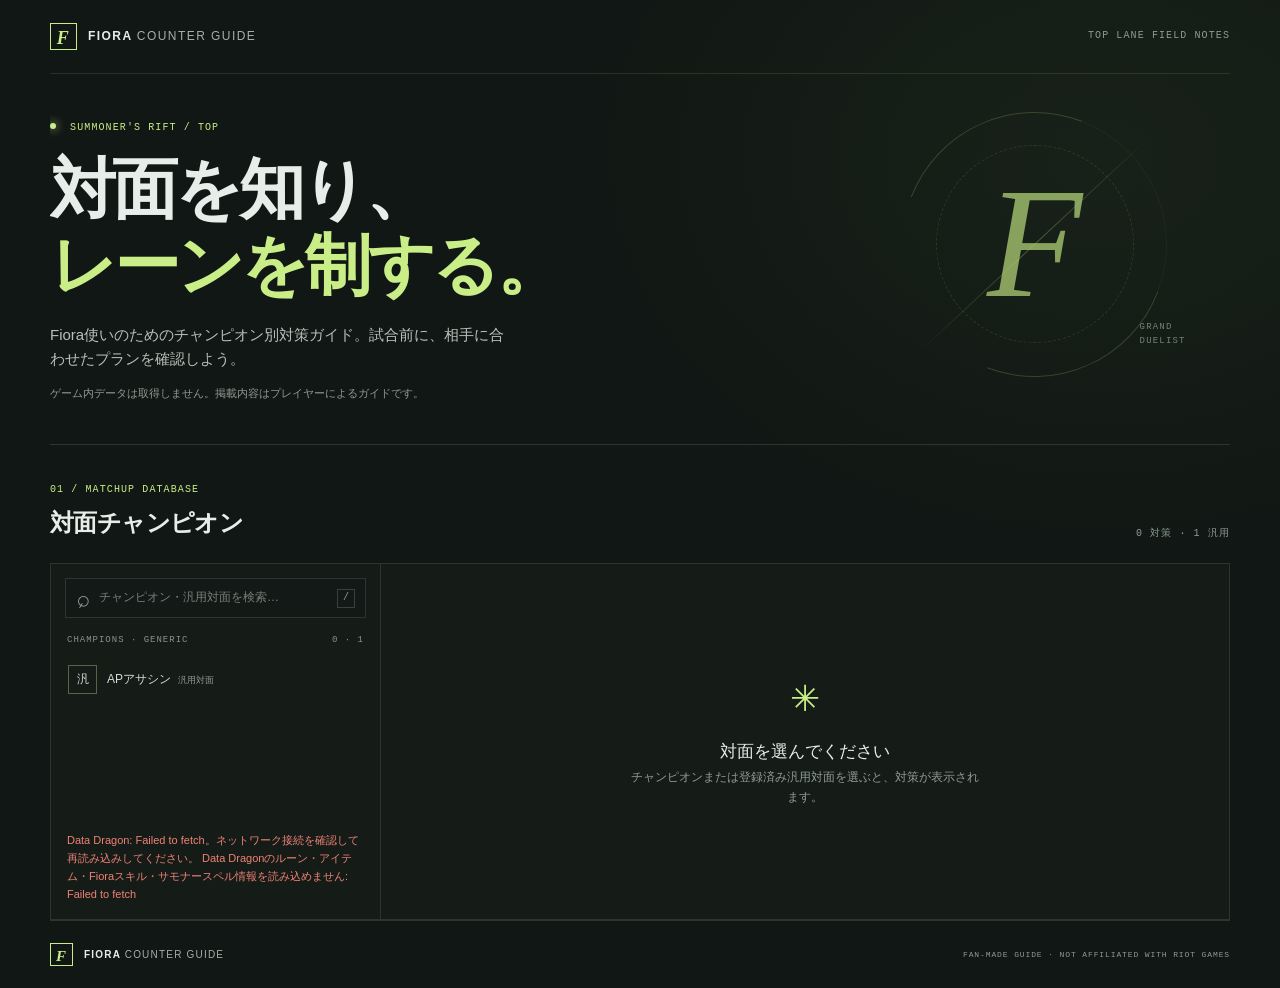
<file: index.html>
<!doctype html>
<html lang="ja">
  <head>
    <meta charset="utf-8">
    <meta name="viewport" content="width=device-width, initial-scale=1">
    <meta name="theme-color" content="#111714">
    <meta name="description" content="Fiora使いのための、対面別レーン対策ガイド。">
    <title>Fiora Counter Guide</title>
    <link rel="preconnect" href="https://ddragon.leagueoflegends.com">
    <link rel="stylesheet" href="./styles.css">
    <script src="./data/guide-data.js"></script>
    <script src="./app.js" defer></script>
  </head>
  <body>
    <header class="topbar">
      <a class="brand" href="./" aria-label="Fiora Counter Guide ホーム">
        <span class="brand-mark" aria-hidden="true">F</span>
        <span>FIORA <span class="brand-light">COUNTER GUIDE</span></span>
      </a>
      <span class="topbar-note">TOP LANE FIELD NOTES</span>
    </header>

    <main>
      <section class="hero">
        <div class="hero-copy">
          <p class="eyebrow"><span class="live-dot"></span> SUMMONER'S RIFT / TOP</p>
          <h1>対面を知り、<br><span>レーンを制する。</span></h1>
          <p class="hero-description">Fiora使いのためのチャンピオン別対策ガイド。試合前に、相手に合わせたプランを確認しよう。</p>
          <p class="disclaimer">ゲーム内データは取得しません。掲載内容はプレイヤーによるガイドです。</p>
        </div>
        <div class="hero-art" aria-hidden="true">
          <div class="art-ring art-ring-outer"></div>
          <div class="art-ring art-ring-inner"></div>
          <div class="art-cross"></div>
          <span class="art-f">F</span>
          <span class="art-caption">GRAND<br>DUELIST</span>
        </div>
      </section>

      <section class="matchup-section" aria-labelledby="matchup-heading">
        <div class="section-heading">
          <div>
            <p class="eyebrow">01 / MATCHUP DATABASE</p>
            <h2 id="matchup-heading">対面チャンピオン</h2>
          </div>
          <span id="champion-count" class="count-label">読み込み中…</span>
        </div>

        <div id="follow-bar" class="follow-bar" hidden></div>

        <div class="matchup-layout">
          <aside class="champion-picker">
            <label class="search-box">
              <span class="sr-only">チャンピオン・汎用対面を検索</span>
              <span class="search-icon" aria-hidden="true">⌕</span>
              <input id="champion-search" type="search" placeholder="チャンピオン・汎用対面を検索…" autocomplete="off">
              <kbd>/</kbd>
            </label>
            <div class="picker-toolbar">
              <span>CHAMPIONS · GENERIC</span>
              <span id="picker-result-count"></span>
            </div>
            <div id="champion-list" class="champion-list" role="listbox" aria-label="対面チャンピオン・汎用対面一覧">
              <p class="loading-message">チャンピオン情報を取得しています…</p>
            </div>
            <p id="load-error" class="load-error" role="status" hidden></p>
          </aside>

          <div id="matchup-detail" class="matchup-detail" aria-live="polite">
            <div class="empty-state">
              <span class="empty-sigil" aria-hidden="true">✳</span>
              <h3>対面を選んでください</h3>
              <p>チャンピオンまたは登録済み汎用対面を選ぶと、対策が表示されます。</p>
            </div>
          </div>
        </div>
      </section>
    </main>

    <footer class="footer">
      <a class="brand footer-brand" href="./">
        <span class="brand-mark" aria-hidden="true">F</span>
        <span>FIORA <span class="brand-light">COUNTER GUIDE</span></span>
      </a>
      <span>FAN-MADE GUIDE · NOT AFFILIATED WITH RIOT GAMES</span>
    </footer>
  </body>
</html>
</file>
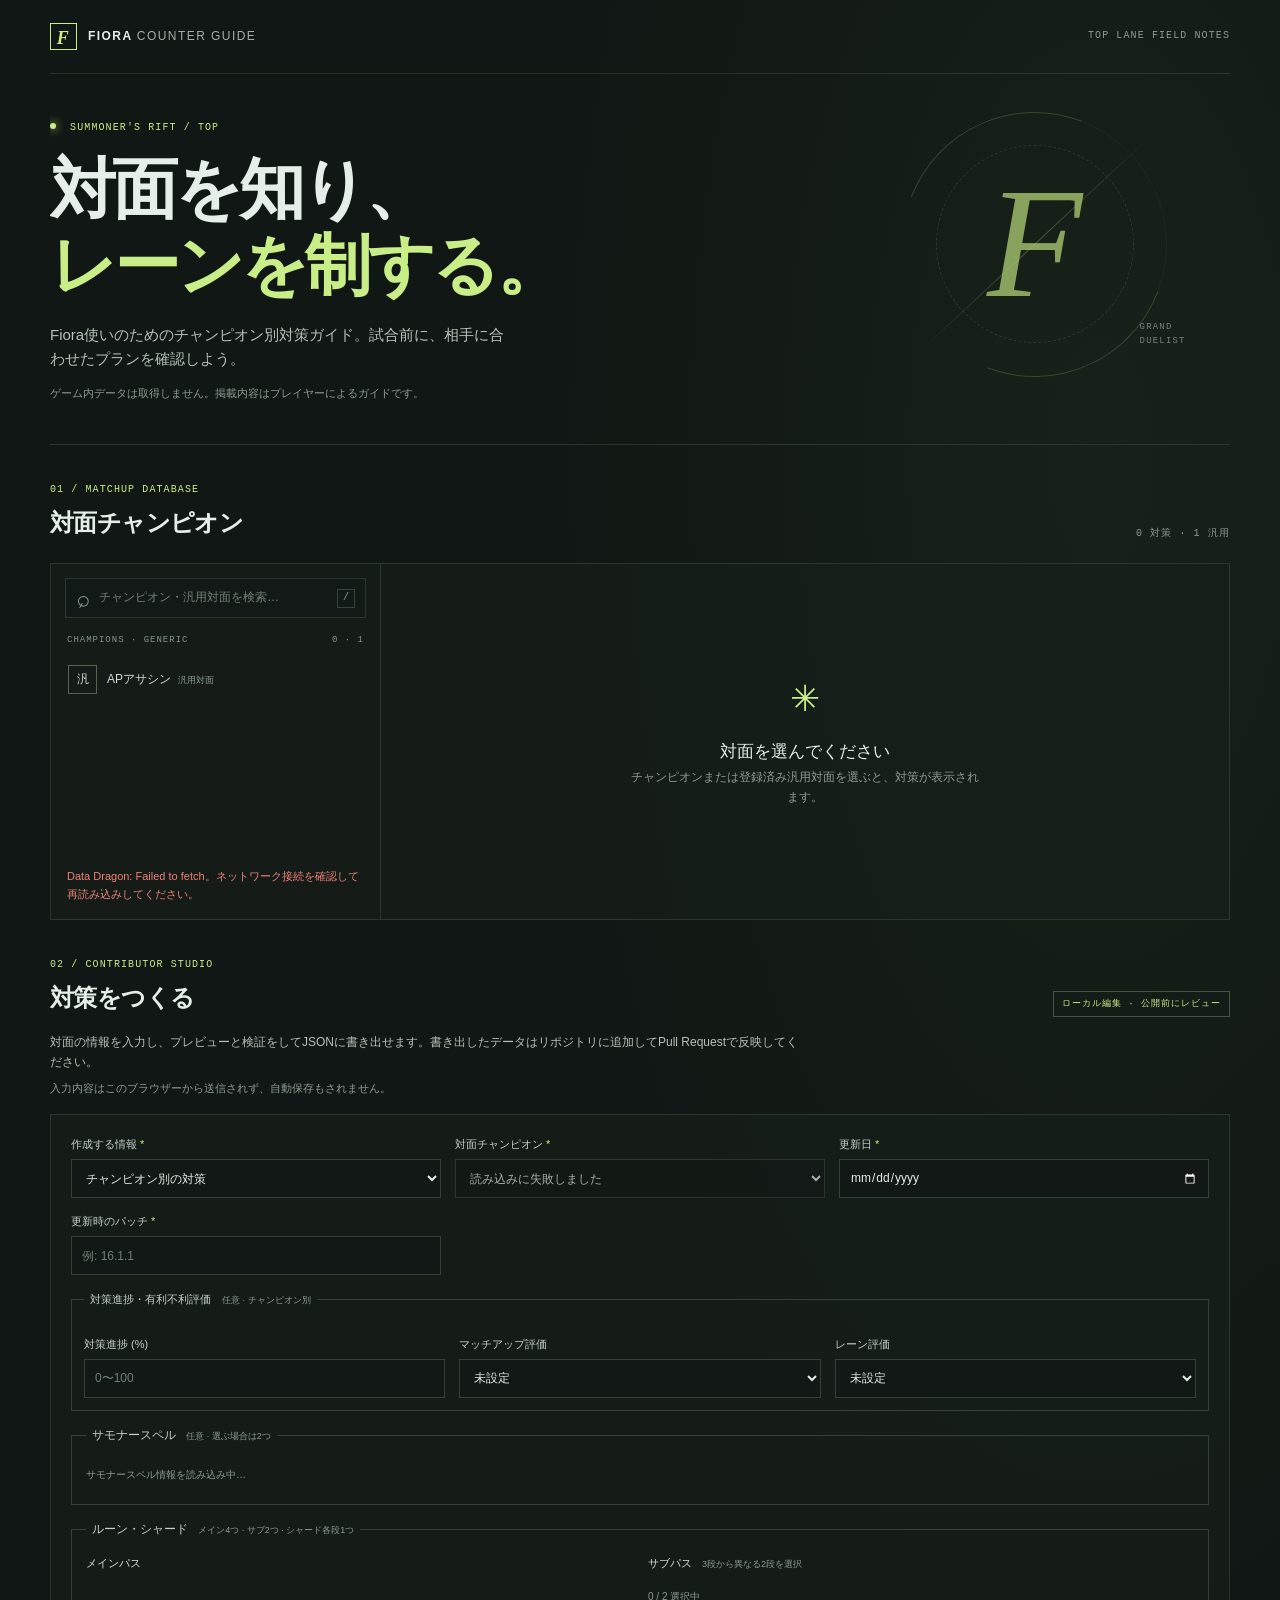
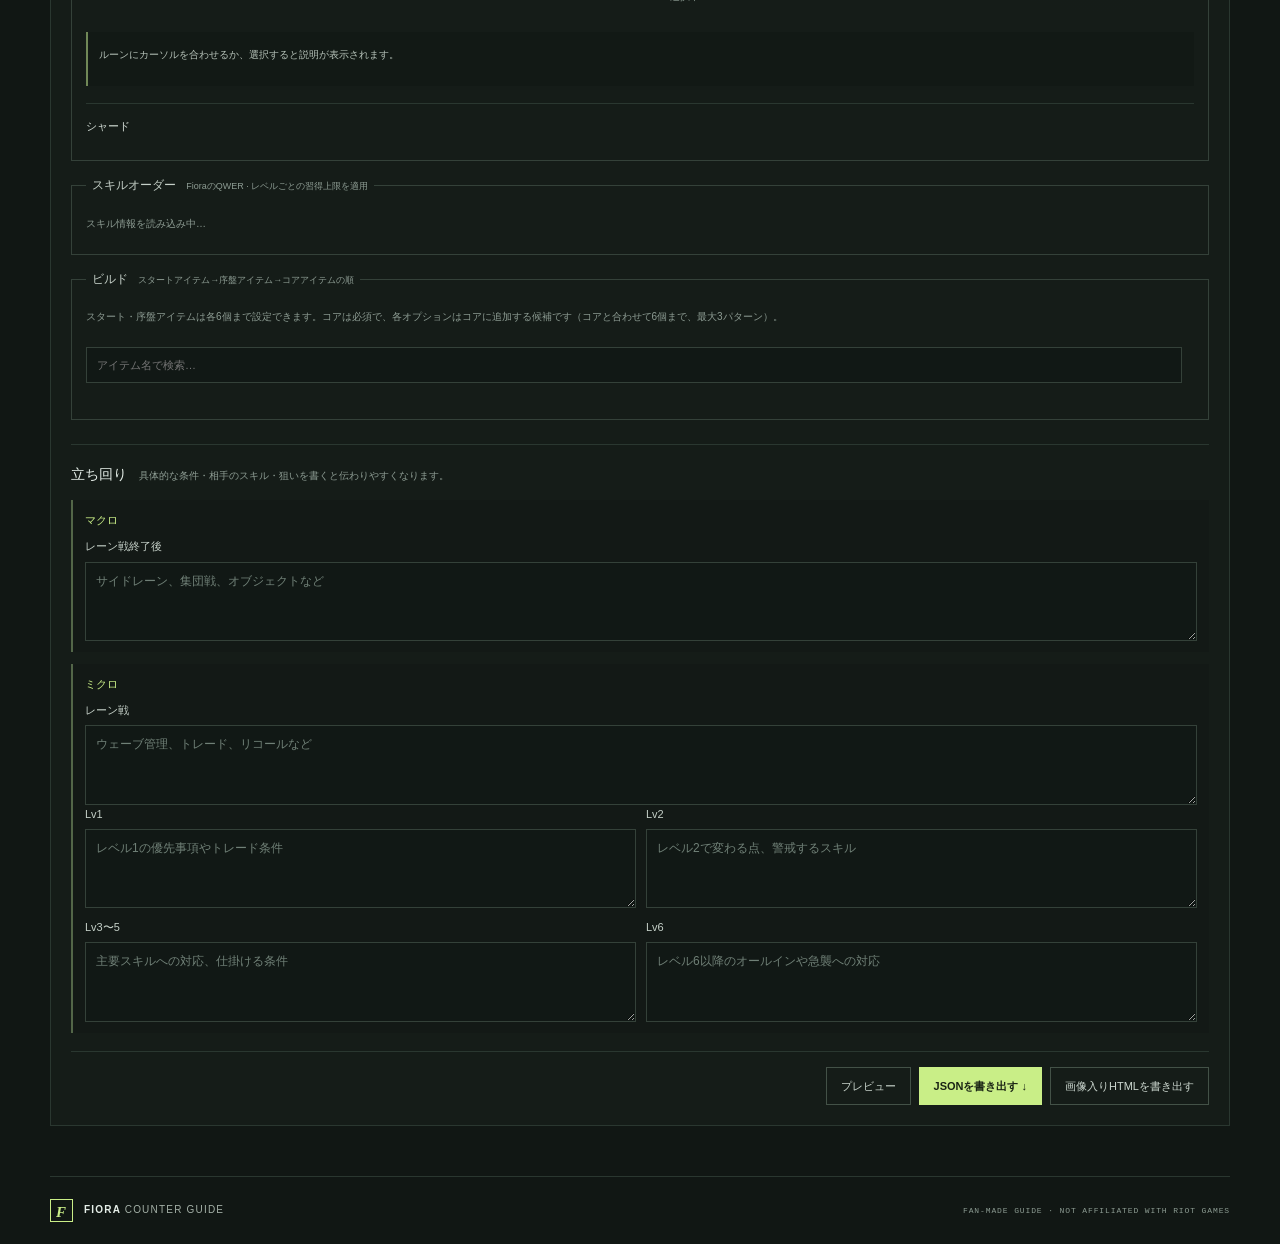
<file: editor.html>
<!doctype html>
<html lang="ja">
  <head>
    <meta charset="utf-8">
    <meta name="viewport" content="width=device-width, initial-scale=1">
    <meta name="theme-color" content="#111714">
    <meta name="description" content="Fiora使いのための、対面別レーン対策ガイド。">
    <title>Fiora Counter Guide · Local Editor</title>
    <link rel="preconnect" href="https://ddragon.leagueoflegends.com">
    <link rel="stylesheet" href="./styles.css">
    <script src="./data/guide-data.js"></script>
    <script src="./app.js" defer></script>
  </head>
  <body>
    <header class="topbar">
      <a class="brand" href="./" aria-label="Fiora Counter Guide ホーム">
        <span class="brand-mark" aria-hidden="true">F</span>
        <span>FIORA <span class="brand-light">COUNTER GUIDE</span></span>
      </a>
      <span class="topbar-note">TOP LANE FIELD NOTES</span>
    </header>

    <main>
      <section class="hero">
        <div class="hero-copy">
          <p class="eyebrow"><span class="live-dot"></span> SUMMONER'S RIFT / TOP</p>
          <h1>対面を知り、<br><span>レーンを制する。</span></h1>
          <p class="hero-description">Fiora使いのためのチャンピオン別対策ガイド。試合前に、相手に合わせたプランを確認しよう。</p>
          <p class="disclaimer">ゲーム内データは取得しません。掲載内容はプレイヤーによるガイドです。</p>
        </div>
        <div class="hero-art" aria-hidden="true">
          <div class="art-ring art-ring-outer"></div>
          <div class="art-ring art-ring-inner"></div>
          <div class="art-cross"></div>
          <span class="art-f">F</span>
          <span class="art-caption">GRAND<br>DUELIST</span>
        </div>
      </section>

      <section class="matchup-section" aria-labelledby="matchup-heading">
        <div class="section-heading">
          <div>
            <p class="eyebrow">01 / MATCHUP DATABASE</p>
            <h2 id="matchup-heading">対面チャンピオン</h2>
          </div>
          <span id="champion-count" class="count-label">読み込み中…</span>
        </div>

        <div class="matchup-layout">
          <aside class="champion-picker">
            <label class="search-box">
              <span class="sr-only">チャンピオン・汎用対面を検索</span>
              <span class="search-icon" aria-hidden="true">⌕</span>
              <input id="champion-search" type="search" placeholder="チャンピオン・汎用対面を検索…" autocomplete="off">
              <kbd>/</kbd>
            </label>
            <div class="picker-toolbar">
              <span>CHAMPIONS · GENERIC</span>
              <span id="picker-result-count"></span>
            </div>
            <div id="champion-list" class="champion-list" role="listbox" aria-label="対面チャンピオン・汎用対面一覧">
              <p class="loading-message">チャンピオン情報を取得しています…</p>
            </div>
            <p id="load-error" class="load-error" role="status" hidden></p>
          </aside>

          <div id="matchup-detail" class="matchup-detail" aria-live="polite">
            <div class="empty-state">
              <span class="empty-sigil" aria-hidden="true">✳</span>
              <h3>対面を選んでください</h3>
              <p>チャンピオンまたは登録済み汎用対面を選ぶと、対策が表示されます。</p>
            </div>
          </div>
        </div>
      </section>

      <section class="editor-section" aria-labelledby="editor-heading">
        <div class="section-heading">
          <div>
            <p class="eyebrow">02 / CONTRIBUTOR STUDIO</p>
            <h2 id="editor-heading">対策をつくる</h2>
          </div>
          <span class="editor-badge">ローカル編集 · 公開前にレビュー</span>
        </div>
        <div class="editor-intro">
          <p>対面の情報を入力し、プレビューと検証をしてJSONに書き出せます。書き出したデータはリポジトリに追加してPull Requestで反映してください。</p>
          <p class="editor-note">入力内容はこのブラウザーから送信されず、自動保存もされません。</p>
        </div>
        <form id="guide-form" novalidate>
          <div class="form-grid">
            <label class="field">
              <span>作成する情報 <b>*</b></span>
              <select id="editor-mode" name="mode">
                <option value="matchup">チャンピオン別の対策</option>
                <option value="category">汎用チャンピオンの対策</option>
              </select>
            </label>
            <label class="field">
              <span>対面チャンピオン <b>*</b></span>
              <select id="form-champion" name="championId" required disabled>
                <option value="">チャンピオン情報を読み込み中…</option>
              </select>
            </label>
            <fieldset id="category-field" class="category-fieldset generic-category-field" hidden>
              <legend>汎用チャンピオンのカテゴリ <span>複数選択可 · 組み合わせが表示名になります</span></legend>
              <div id="category-checkboxes" class="category-checkboxes">
                <span class="category-loading">カテゴリを読み込み中…</span>
              </div>
              <p class="generic-name-preview">汎用名：<strong id="generic-name-preview">カテゴリを選択してください</strong></p>
            </fieldset>
            <label class="field">
              <span>更新日 <b>*</b></span>
              <input id="form-updated" name="updatedAt" type="date" required>
            </label>
            <label class="field">
              <span>更新時のパッチ <b>*</b></span>
              <input id="form-patch" name="patch" type="text" placeholder="例: 16.1.1" required>
            </label>
          </div>
          <fieldset id="matchup-rating-fields" class="category-fieldset">
            <legend>対策進捗・有利不利評価 <span>任意 · チャンピオン別</span></legend>
            <div class="form-grid form-grid-wide form-grid-triple">
              <label class="field">
                <span>対策進捗 (%)</span>
                <input id="form-progress" name="progress" type="number" min="0" max="100" step="1" inputmode="numeric" placeholder="0〜100">
              </label>
              <label class="field">
                <span>マッチアップ評価</span>
                <select id="form-matchup-rating" name="matchupRating">
                  <option value="">未設定</option>
                  <option value="有利">有利</option>
                  <option value="やや有利">やや有利</option>
                  <option value="五分">五分</option>
                  <option value="やや不利">やや不利</option>
                  <option value="不利">不利</option>
                </select>
              </label>
              <label class="field">
                <span>レーン評価</span>
                <select id="form-lane-rating" name="laneRating">
                  <option value="">未設定</option>
                  <option value="有利">有利</option>
                  <option value="やや有利">やや有利</option>
                  <option value="五分">五分</option>
                  <option value="やや不利">やや不利</option>
                  <option value="不利">不利</option>
                </select>
              </label>
            </div>
          </fieldset>
          <fieldset class="selection-fieldset">
            <legend>サモナースペル <span>任意 · 選ぶ場合は2つ</span></legend>
            <div id="summoner-spell-picker" class="summoner-spell-picker">
              <p class="selection-loading">サモナースペル情報を読み込み中…</p>
            </div>
          </fieldset>

          <fieldset class="selection-fieldset">
            <legend>ルーン・シャード <span>メイン4つ · サブ2つ · シャード各段1つ</span></legend>
            <div class="rune-paths">
              <section class="selection-group">
                <h3>メインパス</h3>
                <div id="primary-style-picker" class="style-picker" role="group" aria-label="メインルーンパス"></div>
                <div id="primary-rune-slots" class="rune-slot-list"></div>
              </section>
              <section class="selection-group">
                <h3>サブパス <span>3段から異なる2段を選択</span></h3>
                <div id="secondary-style-picker" class="style-picker" role="group" aria-label="サブルーンパス"></div>
                <p id="secondary-rune-count" class="selection-count">0 / 2 選択中</p>
                <div id="secondary-rune-summary" class="secondary-rune-summary" aria-label="選択したサブルーン"></div>
                <div id="secondary-rune-slots" class="secondary-tier-list"></div>
              </section>
            </div>
            <div id="rune-description" class="rune-description" aria-live="polite">
              <span>ルーンにカーソルを合わせるか、選択すると説明が表示されます。</span>
            </div>
            <div class="shard-group">
              <h3>シャード</h3>
              <div id="shard-slots" class="shard-slot-list"></div>
            </div>
          </fieldset>

          <fieldset class="selection-fieldset">
            <legend>スキルオーダー <span>FioraのQWER · レベルごとの習得上限を適用</span></legend>
            <div id="skill-order-editor" class="skill-order-editor">
              <p class="selection-loading">スキル情報を読み込み中…</p>
            </div>
          </fieldset>

          <fieldset class="selection-fieldset">
            <legend>ビルド <span>スタートアイテム→序盤アイテム→コアアイテムの順</span></legend>
            <div id="build-group-picker" class="build-group-picker" role="group" aria-label="ビルドのアイテム分類"></div>
            <p class="build-editor-note">スタート・序盤アイテムは各6個まで設定できます。コアは必須で、各オプションはコアに追加する候補です（コアと合わせて6個まで、最大3パターン）。</p>
            <label id="build-option-note-field" class="field build-option-note-field" hidden>
              <span>このオプションを選ぶ条件・メモ</span>
              <textarea id="build-option-note" rows="2" maxlength="240" placeholder="例: 相手が上手く回復される場合"></textarea>
            </label>
            <div id="build-selected" class="build-selected" aria-label="選択中のアイテム"></div>
            <div class="item-search-toolbar">
              <label class="item-search">
                <span class="sr-only">アイテム名で絞り込み</span>
                <input id="item-search" type="search" placeholder="アイテム名で検索…" autocomplete="off">
              </label>
              <span id="item-result-count" class="count-label"></span>
            </div>
            <div id="item-category-filters" class="item-category-filters" role="group" aria-label="アイテムカテゴリ"></div>
            <div id="item-gallery" class="item-gallery" aria-live="polite"></div>
          </fieldset>

          <div class="form-subheading">
            <h3>立ち回り</h3>
            <span>具体的な条件・相手のスキル・狙いを書くと伝わりやすくなります。</span>
          </div>
          <div class="playstyle-editor">
            <section class="playstyle-editor-group">
              <h4>マクロ</h4>
              <label class="field"><span>レーン戦終了後</span><textarea name="macroPlan" rows="3" placeholder="サイドレーン、集団戦、オブジェクトなど"></textarea></label>
            </section>
            <section class="playstyle-editor-group">
              <h4>ミクロ</h4>
              <label class="field"><span>レーン戦</span><textarea name="lanePlan" rows="3" placeholder="ウェーブ管理、トレード、リコールなど"></textarea></label>
              <div class="playstyle-levels">
                <label class="field"><span>Lv1</span><textarea name="micro1" rows="3" placeholder="レベル1の優先事項やトレード条件"></textarea></label>
                <label class="field"><span>Lv2</span><textarea name="micro2" rows="3" placeholder="レベル2で変わる点、警戒するスキル"></textarea></label>
                <label class="field"><span>Lv3〜5</span><textarea name="micro3to5" rows="3" placeholder="主要スキルへの対応、仕掛ける条件"></textarea></label>
                <label class="field"><span>Lv6</span><textarea name="micro6" rows="3" placeholder="レベル6以降のオールインや急襲への対応"></textarea></label>
              </div>
            </section>
          </div>

          <div class="form-footer">
            <p id="form-status" class="form-status" role="status"></p>
            <div class="form-actions">
              <button id="preview-button" class="button button-secondary" type="button">プレビュー</button>
              <button id="download-button" class="button button-primary" type="button">JSONを書き出す <span aria-hidden="true">↓</span></button>
              <button id="offline-html-button" class="button button-secondary" type="button">画像入りHTMLを書き出す</button>
            </div>
          </div>
        </form>

        <section id="editor-preview" class="editor-preview" aria-label="対策プレビュー" hidden>
          <div class="preview-heading">
            <h3>プレビュー</h3>
            <button id="close-preview" class="text-button" type="button">閉じる</button>
          </div>
          <div id="preview-content" class="preview-content"></div>
          <pre id="preview-json" class="json-preview" hidden></pre>
        </section>
      </section>
    </main>

    <footer class="footer">
      <a class="brand footer-brand" href="./">
        <span class="brand-mark" aria-hidden="true">F</span>
        <span>FIORA <span class="brand-light">COUNTER GUIDE</span></span>
      </a>
      <span>FAN-MADE GUIDE · NOT AFFILIATED WITH RIOT GAMES</span>
    </footer>
  </body>
</html>
</file>
<file: styles.css>
:root {
  color-scheme: dark;
  --bg: #111714;
  --panel: #171f1b;
  --panel-soft: #1c2621;
  --line: #2a3730;
  --muted: #8d9c93;
  --text: #e5eee8;
  --accent: #c9ee87;
  --accent-dark: #25351e;
  --red: #ef8175;
  --mono: 'Cascadia Mono', Consolas, monospace;
  --sans: 'Segoe UI', 'Yu Gothic UI', Meiryo, sans-serif;
}

* { box-sizing: border-box; }
[hidden] { display: none !important; }

html { scroll-behavior: smooth; }

body {
  margin: 0;
  background:
    radial-gradient(ellipse at 86% 16%, rgba(84, 121, 71, .1), transparent 34rem),
    var(--bg);
  color: var(--text);
  font-family: var(--sans);
  font-size: 15px;
  line-height: 1.65;
}

button, input, select, textarea { font: inherit; }
button, a, input, select, textarea { -webkit-tap-highlight-color: transparent; }
a { color: inherit; text-decoration: none; }
button { color: inherit; }

.topbar, main, .footer { width: min(1180px, calc(100% - 48px)); margin-inline: auto; }
.topbar { height: 74px; display: flex; align-items: center; justify-content: space-between; border-bottom: 1px solid rgba(201, 238, 135, .12); }
.brand { display: inline-flex; align-items: center; gap: 11px; font-size: 12px; font-weight: 700; letter-spacing: .12em; }
.brand-mark { width: 27px; height: 27px; display: grid; place-items: center; border: 1px solid var(--accent); color: var(--accent); font-family: Georgia, serif; font-size: 18px; font-style: italic; }
.brand-light { color: #a4b0a7; font-weight: 500; }
.topbar-note, .eyebrow, .count-label, .picker-toolbar, .editor-badge, .footer > span { font-family: var(--mono); font-size: 10px; letter-spacing: .11em; }
.topbar-note { color: var(--muted); }

.hero { position: relative; min-height: 330px; display: flex; align-items: center; justify-content: space-between; overflow: hidden; border-bottom: 1px solid var(--line); }
.hero-copy { max-width: 640px; padding: 46px 0 42px; position: relative; z-index: 1; }
.eyebrow { margin: 0 0 14px; color: var(--accent); }
.live-dot { display: inline-block; width: 6px; height: 6px; margin: 0 7px 1px 0; border-radius: 50%; background: var(--accent); box-shadow: 0 0 10px var(--accent); }
h1 { margin: 0; font-size: clamp(38px, 6vw, 66px); line-height: 1.16; letter-spacing: -.055em; font-weight: 600; }
h1 span { color: var(--accent); }
.hero-description { max-width: 460px; margin: 19px 0 0; color: #b6c2b9; font-size: 15px; }
.disclaimer { margin: 12px 0 0; color: var(--muted); font-size: 11px; }
.hero-art { position: absolute; width: 320px; height: 320px; right: 3%; top: 10px; display: grid; place-items: center; opacity: .8; }
.art-ring { position: absolute; border: 1px solid rgba(201, 238, 135, .24); border-radius: 50%; transform: rotate(-24deg); }
.art-ring-outer { width: 265px; height: 265px; border-left-color: transparent; border-right-color: rgba(201, 238, 135, .06); }
.art-ring-inner { width: 198px; height: 198px; border-style: dashed; opacity: .68; }
.art-cross { position: absolute; width: 315px; height: 1px; background: linear-gradient(90deg, transparent, rgba(201, 238, 135, .38), transparent); transform: rotate(-43deg); }
.art-f { position: absolute; color: rgba(201, 238, 135, .8); font-family: Georgia, serif; font-size: 156px; font-style: italic; font-weight: 400; line-height: 1; }
.art-caption { position: absolute; right: 9px; bottom: 56px; color: var(--muted); font-family: var(--mono); font-size: 9px; line-height: 1.5; letter-spacing: .13em; }

.matchup-section, .editor-section { padding-top: 37px; }
.section-heading { display: flex; align-items: end; justify-content: space-between; gap: 20px; margin-bottom: 21px; }
.section-heading .eyebrow { margin-bottom: 4px; }
h2 { margin: 0; font-size: 24px; font-weight: 600; letter-spacing: -.025em; }
.count-label { color: var(--muted); }
.follow-bar { display: flex; flex-wrap: wrap; align-items: center; gap: 10px 14px; margin-bottom: 10px; padding: 8px 10px; border: 1px solid rgba(201, 238, 135, .32); background: var(--accent-dark); }
.follow-status { color: var(--accent); font-family: var(--mono); font-size: 10px; letter-spacing: .11em; }
.follow-tabs { display: flex; flex-wrap: wrap; gap: 6px; }
.follow-tab, .follow-resume { display: inline-flex; align-items: center; gap: 6px; padding: 4px 8px; border: 1px solid #3a493e; background: transparent; color: #d3ddd6; font-size: 12px; cursor: pointer; }
.follow-tab[aria-pressed="true"] { border-color: var(--accent); color: var(--accent); }
.follow-tab img { width: 22px; height: 22px; object-fit: cover; }
.follow-tab small { color: var(--accent); font-family: var(--mono); font-size: 9px; }
.follow-resume { margin-left: auto; border-color: var(--accent); }
.matchup-layout { display: grid; grid-template-columns: 330px minmax(0, 1fr); min-height: 355px; border: 1px solid var(--line); background: rgba(23, 31, 27, .73); }
.champion-picker { display: flex; flex-direction: column; min-height: 355px; border-right: 1px solid var(--line); }
.search-box { display: flex; align-items: center; gap: 9px; margin: 14px 14px 9px; height: 40px; padding: 0 10px; border: 1px solid var(--line); background: #121916; color: var(--muted); }
.search-box:focus-within { border-color: #708857; }
.search-icon { font-size: 23px; line-height: 1; transform: rotate(-15deg); }
.search-box input { min-width: 0; flex: 1; padding: 0; border: 0; outline: 0; background: transparent; color: var(--text); font-size: 12px; }
.search-box input::placeholder { color: #748178; }
kbd { border: 1px solid #35433a; padding: 0 5px; color: var(--muted); font-family: var(--mono); font-size: 10px; }
.picker-toolbar { display: flex; align-items: center; justify-content: space-between; padding: 6px 16px 9px; color: #85948a; font-size: 9px; }
.champion-list { display: flex; flex: 1; flex-direction: column; gap: 2px; padding: 0 8px 10px; overflow: visible; }
.champion-option { width: 100%; display: flex; align-items: center; gap: 10px; padding: 7px 8px; border: 1px solid transparent; background: transparent; text-align: left; cursor: pointer; }
.champion-option:hover, .champion-option:focus-visible { background: #202b25; outline: none; }
.champion-option[aria-selected="true"] { border-color: rgba(201, 238, 135, .32); background: var(--accent-dark); }
.champion-option img { width: 29px; height: 29px; border: 1px solid #3a493e; object-fit: cover; }
.champion-option .option-name { min-width: 0; flex: 1; }
.option-meta { display: flex; flex: none; width: 104px; align-items: center; gap: 7px; }
.champion-option .option-ratings { display: flex; flex-direction: column; gap: 1px; overflow: visible; font-size: 9px; line-height: 1.25; white-space: nowrap; }
.champion-option .option-rating { overflow: visible; font-size: inherit; display: flex; gap: 4px; justify-content: space-between; }
.option-rating i { color: var(--muted); font-style: normal; }
.option-rating b { min-width: 3.6em; text-align: right; font-weight: 600; }
[data-rating="有利"], [data-rating="やや有利"] { color: #8ed081 !important; }
[data-rating="五分"] { color: #d9d27a !important; }
[data-rating="やや不利"], [data-rating="不利"] { color: #e0877c !important; }
.champion-option span { overflow: hidden; color: #d3ddd6; font-size: 12px; text-overflow: ellipsis; white-space: nowrap; }
.champion-option[aria-selected="true"] span { color: var(--accent); }
.category-option-mark { width: 29px; height: 29px; flex: 0 0 29px; display: grid; place-items: center; border: 1px solid #536648; color: var(--accent); font-size: 12px !important; }
.category-option small { margin-left: 4px; color: var(--muted); font-size: 9px; }
.loading-message, .no-results { padding: 8px; color: var(--muted); font-size: 12px; }
.load-error { margin: auto 16px 16px; color: var(--red); font-size: 11px; }

.matchup-detail { min-width: 0; padding: 24px; }
.empty-state { min-height: 300px; display: flex; flex-direction: column; align-items: center; justify-content: center; text-align: center; }
.empty-sigil { color: var(--accent); font-size: 36px; }
.empty-state h3 { margin: 10px 0 2px; font-size: 17px; font-weight: 500; }
.empty-state p { max-width: 350px; margin: 0; color: var(--muted); font-size: 12px; }
.detail-header { display: flex; align-items: center; gap: 16px; padding-bottom: 18px; border-bottom: 1px solid var(--line); }
.generic-detail-mark { width: 66px; height: 66px; flex: 0 0 66px; display: grid; place-items: center; border: 1px solid #526448; color: var(--accent); font-size: 25px; }
.generic-detail-label { margin: 0 0 3px; color: var(--muted); font-family: var(--mono); font-size: 9px; letter-spacing: .08em; }
.detail-portrait { width: 66px; height: 66px; border: 1px solid #526448; object-fit: cover; }
.detail-heading-row { display: flex; flex-wrap: wrap; align-items: baseline; gap: 4px 12px; }
.detail-name { margin: 0; font-size: 25px; line-height: 1.3; }
.detail-title { margin: 3px 0 0; color: var(--muted); font-size: 11px; }
.matchup-ratings { display: flex; flex-wrap: wrap; align-items: center; gap: 4px 10px; color: #c1ccc4; font-size: 10px; }
.matchup-ratings > span { white-space: nowrap; }
.matchup-rating-label { color: var(--muted); }
.matchup-ratings strong { color: #d1ddd4; font-weight: 500; }
.detail-meta { margin-left: auto; text-align: right; }
.detail-meta span { display: block; color: var(--muted); font-family: var(--mono); font-size: 9px; letter-spacing: .08em; }
.detail-meta strong { color: #d1ddd4; font-size: 11px; font-weight: 500; }
.guide-content { padding-top: 18px; }
.guide-empty { display: grid; min-height: 170px; align-content: center; justify-items: center; text-align: center; }
.guide-empty strong { color: #d6e0d9; font-size: 14px; font-weight: 500; }
.guide-empty p { max-width: 420px; margin: 6px 0 0; color: var(--muted); font-size: 12px; }
.guide-sections { display: grid; grid-template-columns: repeat(2, minmax(0, 1fr)); align-items: stretch; gap: 10px; }
.guide-skill-row { min-width: 0; grid-column: 1 / -1; }
.guide-left-column, .guide-right-column { min-width: 0; display: flex; flex-direction: column; gap: 10px; }
.guide-left-column > :last-child, .guide-right-column > :last-child { flex-grow: 1; }
.guide-card { min-width: 0; padding: 12px 14px; border: 1px solid var(--line); background: rgba(28, 38, 33, .6); }
.guide-card h4 { margin: 0 0 5px; color: var(--accent); font-family: var(--mono); font-size: 9px; font-weight: 400; letter-spacing: .09em; text-transform: uppercase; }
.guide-card p { margin: 0; color: #c1ccc4; font-size: 12px; white-space: pre-wrap; }
.category-hints { margin-top: 14px; padding-top: 12px; border-top: 1px solid var(--line); }
.category-hints h4 { margin: 0 0 8px; color: var(--muted); font-family: var(--mono); font-size: 9px; font-weight: 400; letter-spacing: .08em; }
.category-tags { display: flex; flex-wrap: wrap; gap: 6px; }
.category-tag { padding: 3px 8px; border: 1px solid #3d4c40; color: #c9d6cb; font-size: 10px; }
.category-tag.unclassified { border-style: dashed; color: var(--muted); }
.category-placeholder { margin: 7px 0 0; color: var(--muted); font-size: 11px; }
.category-guide { margin-top: 12px; }
.category-guide h5 { margin: 0 0 7px; color: #d3ded5; font-size: 11px; font-weight: 500; }
.category-guide .updated-line { margin-top: 7px; }
.updated-line { margin: 12px 0 0; color: var(--muted); font-family: var(--mono); font-size: 9px; }
.edit-matchup { margin-left: auto; padding: 6px 10px; border: 1px solid #536648; background: transparent; color: var(--accent); font-size: 10px; cursor: pointer; }
.edit-matchup:hover { background: var(--accent-dark); }

.editor-section { padding-bottom: 50px; }
.editor-badge { padding: 5px 8px; border: 1px solid #465342; color: var(--accent); font-size: 9px; }
.editor-intro { max-width: 760px; margin: -5px 0 17px; color: #b6c2b9; font-size: 12px; }
.editor-intro p { margin: 0 0 6px; }
.editor-note { color: var(--muted); font-size: 11px; }
#guide-form { padding: 20px; border: 1px solid var(--line); background: rgba(23, 31, 27, .73); }
.form-grid { display: grid; grid-template-columns: repeat(3, minmax(0, 1fr)); gap: 14px; }
.form-grid-wide { grid-template-columns: repeat(2, minmax(0, 1fr)); margin-top: 14px; }
.form-grid-triple { grid-template-columns: repeat(3, minmax(0, 1fr)); }
.field { display: flex; min-width: 0; flex-direction: column; gap: 6px; }
.field > span { color: #c5d0c8; font-size: 11px; }
.field b { color: var(--accent); font-weight: 500; }
.field input, .field select, .field textarea { width: 100%; min-width: 0; border: 1px solid #344139; border-radius: 0; outline: 0; background: #111815; color: var(--text); font-size: 12px; }
.field input, .field select { height: 39px; padding: 0 10px; }
.field textarea { min-height: 77px; padding: 9px 10px; resize: vertical; }
.field input:focus, .field select:focus, .field textarea:focus { border-color: #839b67; }
.field textarea::placeholder, .field input::placeholder { color: #708077; }
.category-fieldset { margin: 15px 0 0; padding: 12px; border: 1px solid #344139; }
.category-fieldset legend { padding: 0 6px; color: #c5d0c8; font-size: 11px; }
.category-fieldset legend span { margin-left: 8px; color: var(--muted); font-size: 9px; }
.generic-category-field { grid-column: 1 / -1; margin-top: 0; }
.category-checkboxes { display: flex; flex-wrap: wrap; gap: 7px; }
.category-checkbox { display: inline-flex; align-items: center; gap: 6px; padding: 4px 8px; border: 1px solid #344139; color: #cbd6ce; font-size: 10px; cursor: pointer; }
.category-checkbox:has(input:checked) { border-color: #708857; background: var(--accent-dark); color: var(--accent); }
.category-checkbox input { accent-color: var(--accent); }
.generic-name-preview { margin: 8px 0 0; color: var(--muted); font-size: 10px; }
.generic-name-preview strong { color: var(--accent); font-weight: 500; }
.category-loading { color: var(--muted); font-size: 10px; }
.selection-fieldset { margin: 15px 0 0; padding: 14px; border: 1px solid #344139; }
.selection-fieldset legend { padding: 0 6px; color: #c5d0c8; font-size: 12px; }
.selection-fieldset legend span, .selection-group h3 span { margin-left: 7px; color: var(--muted); font-size: 9px; font-weight: 400; }
.rune-paths { display: grid; grid-template-columns: repeat(2, minmax(0, 1fr)); gap: 16px; }
.selection-group h3, .shard-group h3 { margin: 0 0 10px; color: #d6e0d9; font-size: 11px; font-weight: 500; }
.rune-slot-list { display: grid; grid-template-columns: repeat(2, minmax(0, 1fr)); gap: 9px; margin-top: 10px; }
.rune-slot, .shard-slot, .build-slot { display: flex; min-width: 0; flex-direction: column; gap: 5px; }
.rune-slot > span, .shard-slot > span, .build-slot > span { color: var(--muted); font-size: 10px; }
.summoner-spell-picker { display: grid; gap: 8px; }
.summoner-spell-patterns { display: grid; gap: 7px; }
.summoner-spell-pattern { padding: 8px; border: 1px solid rgba(52, 65, 57, .75); background: rgba(17, 24, 21, .5); }
.summoner-spell-pattern-heading { display: flex; align-items: center; justify-content: space-between; gap: 8px; margin-bottom: 6px; color: #c5d0c8; font-size: 10px; }
.summoner-spell-remove, .summoner-spell-add { padding: 5px 8px; border: 1px solid #435147; background: transparent; color: #cbd6ce; font-size: 9px; cursor: pointer; }
.summoner-spell-remove:hover, .summoner-spell-add:hover { border-color: var(--accent); color: var(--accent); }
.summoner-spell-or { color: var(--accent); font-family: var(--mono); font-size: 10px; font-weight: 700; text-align: center; }
.summoner-spell-add { justify-self: start; color: var(--accent); }
.summoner-spell-choices { display: flex; flex-wrap: wrap; gap: 7px; }
.summoner-spell-choice { width: 94px; min-height: 78px; display: flex; flex-direction: column; align-items: center; justify-content: center; gap: 5px; padding: 6px; border: 1px solid #344139; background: #111815; color: #cbd6ce; cursor: pointer; }
.summoner-spell-choice img { width: 36px; height: 36px; object-fit: cover; }
.summoner-spell-choice span { max-width: 100%; overflow: hidden; font-size: 9px; text-overflow: ellipsis; white-space: nowrap; }
.summoner-spell-choice:hover, .summoner-spell-choice:focus-visible { border-color: #839b67; outline: none; }
.summoner-spell-choice.is-selected { border-color: var(--accent); background: var(--accent-dark); color: var(--accent); }
.icon-select-row { display: flex; min-width: 0; align-items: center; gap: 7px; }
.selection-select { width: 100%; min-width: 0; height: 36px; padding: 0 8px; border: 1px solid #344139; outline: 0; background: #111815; color: var(--text); font-size: 10px; }
.selection-select:focus { border-color: #839b67; }
.selection-icon { width: 34px; height: 34px; flex: 0 0 34px; border: 1px solid #344139; object-fit: cover; }
.shard-group { margin-top: 17px; padding-top: 13px; border-top: 1px solid var(--line); }
.shard-slot-list { display: grid; grid-template-columns: repeat(3, minmax(0, 1fr)); gap: 10px; }
.skill-order-editor { display: grid; gap: 5px; }
.skill-level-row { display: grid; grid-template-columns: 48px minmax(0, 1fr); align-items: center; gap: 8px; padding: 4px 0; border-bottom: 1px solid rgba(42, 55, 48, .6); }
.skill-level-row > strong { color: var(--muted); font-family: var(--mono); font-size: 10px; font-weight: 400; }
.skill-choices { display: flex; gap: 7px; }
.skill-choice { width: 55px; min-height: 56px; display: flex; flex-direction: column; align-items: center; justify-content: center; gap: 2px; padding: 3px; border: 1px solid #344139; background: #111815; color: #cbd6ce; cursor: pointer; }
.skill-choice img { width: 30px; height: 30px; object-fit: cover; }
.skill-choice span { font-family: var(--mono); font-size: 9px; line-height: 1; }
.skill-choice:hover:not(:disabled), .skill-choice:focus-visible { border-color: #839b67; outline: none; }
.skill-choice.is-selected { border-color: var(--accent); background: var(--accent-dark); color: var(--accent); }
.skill-choice:disabled { cursor: not-allowed; opacity: .3; }
.selection-loading { margin: 7px 0; color: var(--muted); font-size: 10px; }
.build-slots { display: grid; grid-template-columns: repeat(2, minmax(0, 1fr)); gap: 11px; }
.style-picker { display: flex; flex-wrap: wrap; gap: 6px; }
.style-choice, .rune-choice, .shard-choice, .item-category-button, .item-card, .build-selected-item {
  border: 1px solid #344139;
  background: #111815;
  color: #cbd6ce;
  cursor: pointer;
}
.style-choice { display: inline-flex; min-width: 84px; align-items: center; gap: 6px; padding: 5px 7px; text-align: left; }
.style-choice img { width: 24px; height: 24px; object-fit: contain; }
.style-choice span { font-size: 9px; }
.style-choice:hover:not(:disabled), .rune-choice:hover, .shard-choice:hover, .item-card:hover,
.item-category-button:hover, .build-selected-item:hover { border-color: #839b67; }
.style-choice.is-selected, .rune-choice.is-selected, .shard-choice.is-selected,
.item-category-button.is-selected, .item-card.is-selected { border-color: var(--accent); background: var(--accent-dark); color: var(--accent); }
.style-choice:disabled { cursor: not-allowed; opacity: .35; }
.rune-slot-list { grid-template-columns: repeat(4, minmax(0, 1fr)); gap: 8px; }
.rune-slot, .secondary-tier, .shard-slot { min-width: 0; padding: 8px; border: 1px solid rgba(52, 65, 57, .75); background: rgba(17, 24, 21, .5); }
.rune-slot h4, .secondary-tier h4, .shard-slot h4 { margin: 0 0 7px; color: var(--muted); font-size: 9px; font-weight: 400; }
.rune-option-grid, .shard-choice-grid { display: flex; flex-wrap: wrap; gap: 5px; }
.rune-choice, .shard-choice { width: 34px; height: 34px; display: grid; flex: 0 0 34px; place-items: center; padding: 3px; }
.rune-choice img, .shard-choice img { width: 26px; height: 26px; object-fit: contain; }
.rune-choice span, .shard-choice span { position: absolute; width: 1px; height: 1px; overflow: hidden; clip: rect(0, 0, 0, 0); }
.selection-count { margin: 7px 0; color: var(--muted); font-size: 10px; }
.secondary-rune-summary { display: grid; grid-template-columns: repeat(2, minmax(0, 1fr)); gap: 6px; margin-bottom: 8px; }
.secondary-rune-pick { min-width: 0; display: flex; align-items: center; gap: 7px; padding: 5px 7px; border: 1px solid #344139; color: #cbd6ce; font-size: 9px; }
.secondary-rune-pick > span:first-child { color: var(--muted); }
.secondary-rune-pick img { width: 25px; height: 25px; object-fit: contain; }
.secondary-rune-pick strong { overflow: hidden; font-size: 9px; font-weight: 400; text-overflow: ellipsis; white-space: nowrap; }
.empty-rune-pick { color: #66746a; }
.secondary-tier-list { display: grid; gap: 6px; }
.secondary-tier .rune-choice:disabled { cursor: not-allowed; opacity: .3; }
.rune-description { min-height: 54px; margin-top: 12px; padding: 9px 11px; border-left: 2px solid #708857; background: rgba(17, 24, 21, .65); }
.rune-description strong { display: block; margin-bottom: 3px; color: var(--accent); font-size: 10px; font-weight: 500; }
.rune-description p, .rune-description > span { margin: 0; color: #b6c2b9; font-size: 10px; line-height: 1.5; }
.shard-slot-list { grid-template-columns: repeat(3, minmax(0, 1fr)); }
.shard-choice { width: 38px; height: 38px; flex-basis: 38px; }
.shard-choice img { width: 29px; height: 29px; }
.skill-order-editor { display: block; overflow: hidden; }
.skill-order-scroll { min-width: 0; overflow: visible; }
.skill-order-grid { width: 100%; min-width: 0; border-collapse: separate; border-spacing: 2px; table-layout: fixed; }
.skill-order-grid th { color: var(--muted); font-family: var(--mono); font-size: 9px; font-weight: 400; text-align: center; }
.skill-order-grid thead th { padding-bottom: 4px; }
.skill-order-grid .skill-icon-heading { width: 39px; }
.skill-icon-heading img { width: 30px; height: 30px; object-fit: cover; }
.skill-order-grid td { padding: 0; }
.skill-cell { width: 100%; height: 32px; border: 1px solid #344139; background: #111815; color: #cbd6ce; font-family: var(--mono); font-size: 10px; cursor: pointer; }
.skill-cell:hover:not(:disabled), .skill-cell:focus-visible { border-color: #839b67; outline: none; }
.skill-cell.is-selected { border-color: var(--accent); background: var(--accent-dark); color: var(--accent); font-weight: 700; }
.skill-cell:disabled { cursor: not-allowed; opacity: .25; }
.build-group-picker { display: flex; flex-wrap: wrap; gap: 6px; margin-bottom: 5px; }
.build-group-button { display: inline-flex; min-width: 90px; align-items: center; justify-content: space-between; gap: 9px; padding: 6px 9px; border: 1px solid #344139; background: #111815; color: #cbd6ce; font-size: 10px; cursor: pointer; }
.build-group-button span { color: var(--muted); font-family: var(--mono); font-size: 9px; }
.build-group-button:hover, .build-group-button.is-selected { border-color: var(--accent); background: var(--accent-dark); color: var(--accent); }
.build-editor-note { margin: 0 0 9px; color: var(--muted); font-size: 10px; }
.build-option-note-field { margin: 8px 0 10px; }
.build-option-note-field textarea { min-height: 54px; }
.build-selected { display: grid; gap: 9px; }
.build-item-group { min-width: 0; }
.build-item-group h4 { margin: 0 0 5px; color: #c5d0c8; font-size: 10px; font-weight: 500; }
.build-selected-row { display: grid; grid-template-columns: repeat(6, minmax(0, 1fr)); gap: 7px; }
.build-selected-item, .build-empty-slot { position: relative; min-width: 0; min-height: 82px; display: flex; flex-direction: column; align-items: center; justify-content: center; gap: 4px; padding: 7px 5px; text-align: center; }
.build-selected-item img { width: 38px; height: 38px; object-fit: cover; }
.build-selected-item span { max-width: 100%; overflow: hidden; font-size: 9px; text-overflow: ellipsis; white-space: nowrap; }
.build-selected-item b { position: absolute; top: 0; right: 4px; color: var(--muted); font-size: 14px; font-weight: 400; }
.build-empty-slot { border: 1px dashed #344139; color: #66746a; }
.build-empty-slot span { font-family: var(--mono); font-size: 12px; }
.build-empty-slot small { font-size: 8px; }
.item-search-toolbar { display: flex; align-items: center; gap: 12px; margin: 13px 0 8px; }
.item-search { flex: 1; }
.item-search input { width: 100%; height: 36px; padding: 0 10px; border: 1px solid #344139; outline: 0; background: #111815; color: var(--text); font-size: 11px; }
.item-search input:focus { border-color: #839b67; }
.item-category-filters { display: flex; flex-wrap: wrap; gap: 5px; margin-bottom: 10px; }
.item-category-button { padding: 4px 8px; font-size: 9px; }
.item-gallery { display: grid; max-height: 390px; grid-template-columns: repeat(auto-fill, minmax(78px, 1fr)); gap: 6px; overflow-y: auto; padding: 2px; scrollbar-color: #445247 #17201b; scrollbar-width: thin; }
.item-card { min-width: 0; display: flex; flex-direction: column; align-items: center; gap: 5px; padding: 7px 4px; text-align: center; }
.item-card.is-in-core { cursor: not-allowed; opacity: .4; }
.item-card img { width: 38px; height: 38px; object-fit: cover; }
.item-card span { width: 100%; overflow: hidden; font-size: 9px; text-overflow: ellipsis; white-space: nowrap; }
.guide-build-group + .guide-build-group { margin-top: 12px; padding-top: 10px; border-top: 1px solid var(--line); }
.guide-build-group > strong { display: block; margin-bottom: 5px; color: var(--muted); font-size: 10px; font-weight: 400; }
.playstyle-editor { display: grid; gap: 12px; margin-top: 14px; }
.playstyle-editor-group { padding: 11px 12px; border-left: 2px solid #536648; background: rgba(17, 24, 21, .45); }
.playstyle-editor-group > h4 { margin: 0 0 8px; color: var(--accent); font-size: 11px; font-weight: 500; }
.playstyle-levels { display: grid; grid-template-columns: repeat(2, minmax(0, 1fr)); gap: 10px; }
.form-actions { flex-wrap: wrap; justify-content: flex-end; }
.preview-content { margin: 12px 0; }
.preview-content .guide-empty { min-height: 80px; }
.guide-icon-list { display: grid; grid-template-columns: repeat(3, minmax(0, 1fr)); align-items: start; gap: 8px; }
.guide-rune-groups { display: flex; flex-direction: column; gap: 10px; }
.guide-rune-groups > div > strong { color: var(--muted); font-size: 10px; font-weight: 400; }
.guide-icon-choice { display: flex; min-width: 0; align-items: center; gap: 7px; color: #cbd6ce; font-size: 9px; }
.guide-icon-choice img { width: 34px; height: 34px; flex: 0 0 34px; border: 1px solid #344139; object-fit: cover; }
.guide-icon-choice > span { min-width: 0; overflow-wrap: anywhere; }
.guide-summoner-spell-patterns { display: flex; min-width: 0; align-items: center; gap: 7px; }
.guide-summoner-spell-patterns .guide-icon-list { display: flex; min-width: 0; flex: 1 1 0; gap: 4px; }
.guide-summoner-spell-patterns .guide-icon-choice { flex: 1 1 0; gap: 4px; font-size: 8px; }
.guide-summoner-spell-patterns .guide-icon-choice img { width: 28px; height: 28px; flex-basis: 28px; }
.guide-summoner-spell-or { flex: 0 0 auto; color: var(--accent); font-family: var(--mono); font-size: 9px; font-weight: 700; }
.guide-skill-order-scroll { min-width: 0; overflow: visible; }
.guide-skill-order-grid { width: 100%; min-width: 0; border-collapse: separate; border-spacing: 1px; table-layout: fixed; }
.guide-skill-icon-heading { width: 24px; padding: 0; }
.guide-skill-icon-heading img { display: block; width: 20px; height: 20px; object-fit: cover; }
.guide-skill-order-grid td { height: 20px; padding: 0; border: 1px solid #29313b; background: #131820; }
.guide-skill-cell { display: grid; width: 100%; height: 100%; place-items: center; color: #e5eee8; font-family: var(--mono); font-size: 9px; }
.guide-skill-cell.is-selected { border-color: #3d86ff; background: #1769ed; color: #fff; font-weight: 700; }
.guide-missing-item { color: var(--red); font-size: 10px; }
.build-option-note { margin: 0 0 7px; color: #c1ccc4; font-size: 11px; white-space: pre-wrap; }
.playstyle-guide-card > .playstyle-entry, .playstyle-guide-card > .playstyle-micro { margin-top: 12px; padding-left: 12px; border-left: 1px solid var(--line); }
.playstyle-micro > .playstyle-entry { margin: 8px 0 0 10px; padding-left: 10px; border-left: 1px solid rgba(42, 55, 48, .7); }
.playstyle-entry h5, .playstyle-micro h5 { margin: 0 0 5px; color: var(--accent); font-size: 11px; font-weight: 500; }
.playstyle-entry p { margin: 0; color: #c1ccc4; font-size: 12px; white-space: pre-wrap; }
.playstyle-guide-levels .playstyle-entry { margin: 8px 0 0 10px; padding-left: 10px; border-left: 1px solid rgba(42, 55, 48, .7); }
.playstyle-guide-levels .playstyle-entry h5 { color: var(--muted); font-size: 10px; }
.form-subheading { display: flex; align-items: baseline; gap: 12px; margin: 24px 0 10px; padding-top: 18px; border-top: 1px solid var(--line); }
.form-subheading h3, .preview-heading h3 { margin: 0; font-size: 14px; font-weight: 500; }
.form-subheading span { color: var(--muted); font-size: 10px; }
.form-footer { display: flex; align-items: center; justify-content: space-between; gap: 16px; margin-top: 18px; padding-top: 15px; border-top: 1px solid var(--line); }
.form-status { min-height: 22px; margin: 0; color: var(--muted); font-size: 11px; }
.form-status.is-error { color: var(--red); }
.form-status.is-success { color: var(--accent); }
.form-actions { display: flex; gap: 8px; }
.button { min-height: 38px; padding: 0 14px; border: 1px solid transparent; font-size: 11px; cursor: pointer; }
.button-secondary { border-color: #435147; background: transparent; color: #cbd6ce; }
.button-secondary:hover { background: #202b25; }
.button-primary { background: var(--accent); color: #1a2415; font-weight: 700; }
.button-primary:hover { background: #d9f4a8; }
.button:disabled { cursor: not-allowed; opacity: .45; }
.editor-preview { margin-top: 12px; padding: 16px 20px; border: 1px solid var(--line); background: #121916; }
.preview-heading { display: flex; justify-content: space-between; align-items: center; padding-bottom: 10px; border-bottom: 1px solid var(--line); }
.text-button { padding: 4px 0 4px 8px; border: 0; background: none; color: var(--muted); font-size: 11px; cursor: pointer; }
.json-preview { max-height: 360px; margin: 12px 0 0; overflow: auto; color: #c7d7c7; font-family: var(--mono); font-size: 10px; line-height: 1.6; white-space: pre-wrap; overflow-wrap: anywhere; }
.footer { display: flex; justify-content: space-between; align-items: center; min-height: 68px; border-top: 1px solid var(--line); color: var(--muted); }
.footer-brand { color: var(--text); font-size: 10px; }
.footer-brand .brand-mark { width: 23px; height: 23px; font-size: 15px; }
.footer > span { font-size: 8px; }
.sr-only { position: absolute; width: 1px; height: 1px; padding: 0; margin: -1px; overflow: hidden; clip: rect(0, 0, 0, 0); white-space: nowrap; border: 0; }

@media (max-width: 760px) {
  .topbar, main, .footer { width: min(600px, calc(100% - 32px)); }
  .topbar { height: 64px; }
  .topbar-note { font-size: 8px; }
  .brand { gap: 7px; font-size: 10px; }
  .brand-mark { width: 24px; height: 24px; font-size: 16px; }
  .hero { min-height: 300px; }
  .hero-copy { max-width: 100%; padding: 38px 0; }
  .hero-art { right: -130px; opacity: .28; }
  h1 { font-size: clamp(38px, 10vw, 58px); }
  .hero-description { max-width: 380px; font-size: 13px; }
  .matchup-layout { grid-template-columns: 1fr; }
  .champion-picker { min-height: 0; border-right: 0; border-bottom: 1px solid var(--line); }
  .champion-list { display: grid; grid-template-columns: repeat(2, minmax(0, 1fr)); }
  .matchup-detail { min-height: 280px; padding: 18px 14px; }
  .detail-header { gap: 10px; }
  .generic-detail-mark { width: 52px; height: 52px; flex-basis: 52px; }
  .detail-portrait { width: 52px; height: 52px; }
  .detail-name { font-size: 20px; }
  .detail-meta { font-size: 9px; }
  .guide-sections { grid-template-columns: 1fr; }
  .guide-skill-row { grid-column: auto; }
  .form-grid { grid-template-columns: 1fr; gap: 10px; }
  .form-grid-wide, .form-grid-triple { grid-template-columns: 1fr; }
  .rune-paths { grid-template-columns: 1fr; }
  .rune-slot-list { grid-template-columns: repeat(2, minmax(0, 1fr)); }
  .shard-slot-list { grid-template-columns: 1fr; }
  .build-selected-row { grid-template-columns: repeat(3, minmax(0, 1fr)); }
  .playstyle-levels { grid-template-columns: 1fr; }
  #guide-form { padding: 14px; }
  .form-footer { align-items: flex-start; flex-direction: column; }
  .form-actions { width: 100%; }
  .form-actions .button { flex: 1; }
  .editor-badge { max-width: 140px; text-align: center; line-height: 1.5; }
  .section-heading { align-items: center; }
  .section-heading h2 { font-size: 21px; }
  .footer { align-items: flex-start; flex-direction: column; justify-content: center; gap: 8px; padding: 13px 0; }
}
</file>
